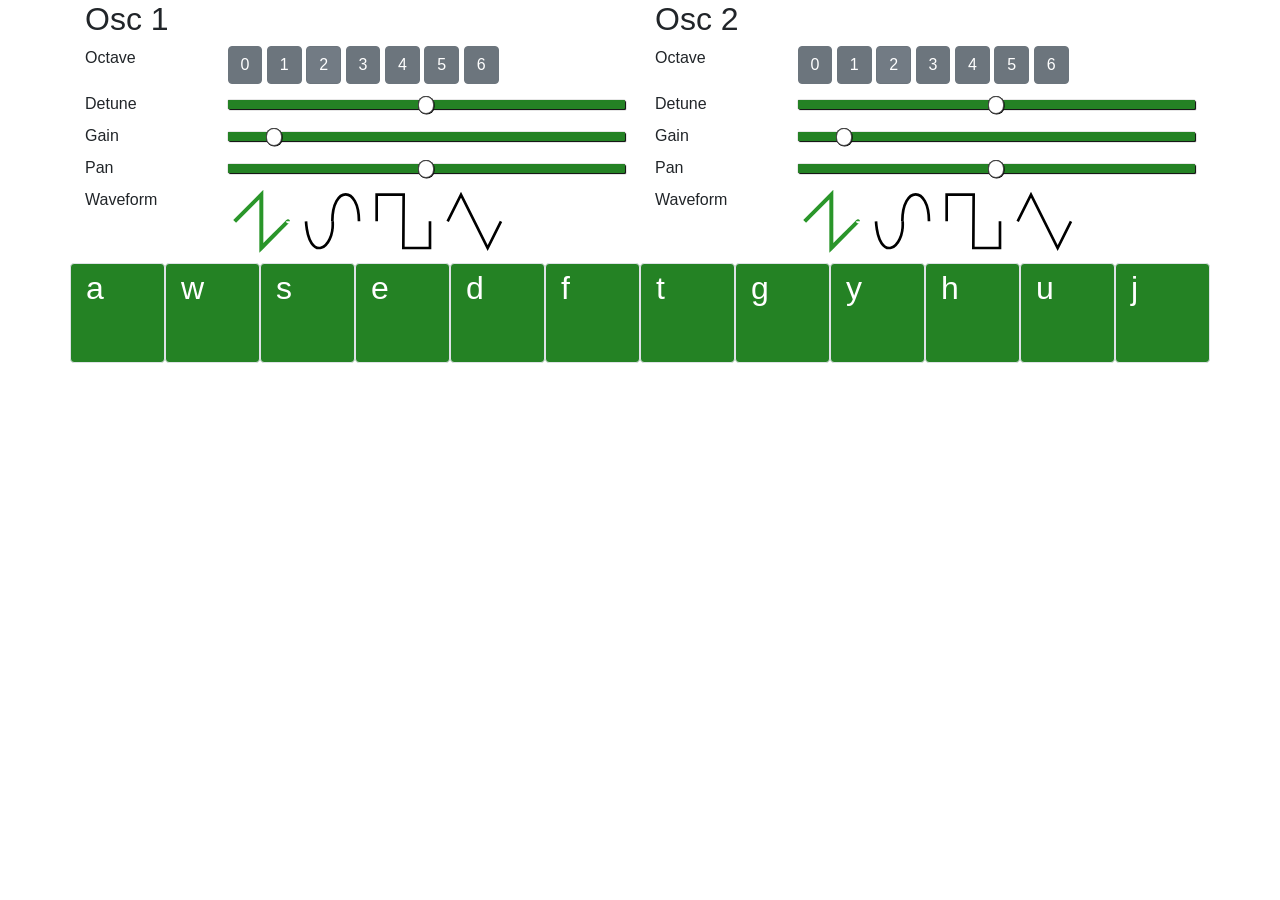
<file: index.html>
<!DOCTYPE HTML>
<html>
	<head>
		<meta http-equiv="content-type" content="text/html; charset=utf-8" />
		<link rel="stylesheet" href="https://maxcdn.bootstrapcdn.com/bootstrap/4.0.0-beta/css/bootstrap.min.css" integrity="sha384-/Y6pD6FV/Vv2HJnA6t+vslU6fwYXjCFtcEpHbNJ0lyAFsXTsjBbfaDjzALeQsN6M" crossorigin="anonymous">
		<link rel="stylesheet" href="static/css/style.css" />
		<title>Synth</title>
	</head>
	<body>
		<div class="container" id="synth">
			<div class="row">
				<div class="col-6 container" id="osc-1">
					<div class="row">
						<h2 class="col">Osc 1</h2>
					</div>
					<div class="row">
						<div class="col-3">
							<label for="osc-1-octavebuttons">Octave</label>
						</div>
						<div class="col-9">
							<div class="" role="group" aria-label="octave">
								<input name="osc-1-octave"
									type="radio" value="-2" id="osc-1-octave-0"
								>
								</input>
								<label for="osc-1-octave-0" class="btn btn-secondary rounded octave">
									0
								</label>
								<input name="osc-1-octave"
									type="radio" value="-1" id="osc-1-octave-1"
								>
								</input>
								<label for="osc-1-octave-1" class="btn btn-secondary rounded octave">
									1
								</label>
								<input name="osc-1-octave"
									type="radio" value="0" id="osc-1-octave-2" checked
								>
								</input>
								<label for="osc-1-octave-2" class="btn btn-secondary rounded octave">
									2
								</label>
								<input name="osc-1-octave"
									type="radio" value="1" id="osc-1-octave-3"
								>
								</input>
								<label for="osc-1-octave-3" class="btn btn-secondary rounded octave">
									3
								</label>
								<input name="osc-1-octave"
									type="radio" value="2" id="osc-1-octave-4"
								>
								</input>
								<label for="osc-1-octave-4" class="btn btn-secondary rounded octave">
									4
								</label>
								<input name="osc-1-octave"
									type="radio" value="3" id="osc-1-octave-5"
								>
								</input>
								<label for="osc-1-octave-5" class="btn btn-secondary rounded octave">
									5
								</label>
								<input name="osc-1-octave"
									type="radio" value="4" id="osc-1-octave-6"
								>
								</input>
								<label for="osc-1-octave-6" class="btn btn-secondary rounded octave">
									6
								</label>
							</div>
						</div>
					</div>
					<div class="row">
						<div class="col-3">
							<label for="osc-1-detune">Detune</label>
						</div>
						<div class="col-9">
							<input type="range"
								class="fader"
								value="0"
								max="20"
								min="-20"
								id="osc-1-detune"
							/>
						</div>
					</div>
					<div class="row">
						<div class="col-3">
							<label for="osc-1-gain">Gain</label>
						</div>
						<div class="col-9">
							<input type="range"
								class="fader"
								max="100"
								min="0"
								value="10"
								id="osc-1-gain"
							/>
						</div>
					</div>
					<div class="row">
						<div class="col-3">
							<label for="osc-1-pan">Pan</label>
						</div>
						<div class="col-9">
							<input type="range"
								class="fader"
								value="0"
								max="100"
								min="-100"
								id="osc-1-pan"
							/>
						</div>
					</div>
					<div class="row">
						<div class="col-3">
							<label for="osc-1-waveform">Waveform</label>
						</div>
						<div class="col-9">
							<div class="waves">
								<input name="osc-1-waveform"
									id="osc-1-saw" type="radio" value="sawtooth"
									checked
								>
								</input>
								<label for="osc-1-saw">
									<svg xmlns="http://www.w3.org/2000/svg"
										width="0.694444in" height="0.694444in"
										viewBox="0 0 50 50">
										<path id="Unnamed"
											fill="none" stroke="black" stroke-width="2"
											d="M 5.00,25.00
												C 5.00,25.00 25.00,5.00 25.00,5.00
												25.00,5.00 25.00,45.00 25.00,45.00
												25.00,45.00 45.00,24.75 45.00,25.00" />
									</svg>
								</label>
								<input
									name="osc-1-waveform"
									type="radio"
									value="sine"
									id="osc-1-sin"
								>
								</input>
								<label for="osc-1-sin">
									<svg xmlns="http://www.w3.org/2000/svg"
										 width="0.694444in" height="0.694444in"
										 viewBox="0 0 50 50">
										<path id="Unnamed"
											fill="none" stroke="black" stroke-width="2"
											d="M 5.25,25.00
												C 7.38,56.80 26.61,45.99 25.25,25.00M 25.00,25.00
												C 25.00,-2.00 45.00,-2.00 45.00,25.00" />
									</svg>
								</label>
								<input
									name="osc-1-waveform"
									type="radio"
									value="square"
									id="osc-1-square"
								>
								</input>
								<label for="osc-1-square">
									<svg xmlns="http://www.w3.org/2000/svg"
										width="0.694444in" height="0.694444in"
										viewBox="0 0 50 50">
										<path id="Unnamed"
											fill="none" stroke="black" stroke-width="2"
											d="M 5.00,25.00
												C 5.00,25.00 5.00,5.00 5.00,5.00
												5.00,5.00 25.25,5.00 25.25,5.00
												25.25,5.00 25.00,45.00 25.00,45.00
												25.00,45.00 45.00,45.00 45.00,45.00
												45.00,45.00 45.00,25.00 45.00,25.00" />
									</svg>
								</label>
								<input
									name="osc-1-waveform"
									type="radio"
									value="triangle"
									id="osc-1-triangle"
								>
								</input>
								<label for="osc-1-triangle">
									<svg xmlns="http://www.w3.org/2000/svg"
										width="0.694444in" height="0.694444in"
										viewBox="0 0 50 50">
										<path id="Unnamed"
											fill="none" stroke="black" stroke-width="2"
											d="M 5.00,25.00
												C 5.00,25.00 15.00,5.00 15.00,5.00
												15.00,5.00 35.00,45.00 35.00,45.00
												35.00,45.00 45.00,25.00 45.00,25.00" />
									</svg>
								</label>
							</div>
						</div>
					</div>
				</div>
				<div class="col-6 container" id="osc-2">
					<div class="row">
						<div class="col">
							<h2>Osc 2</h2>
						</div>
					</div>
					<div class="row">
						<div class="col-3">
							<label for="osc-2-octavebuttons">Octave</label>
						</div>
						<div class="col-9">
							<div class="" role="group" aria-label="octave">
								<input name="osc-2-octave"
									type="radio" value="-2" id="osc-2-octave-0"
								>
								</input>
								<label for="osc-2-octave-0" class="btn btn-secondary rounded octave">
									0
								</label>
								<input name="osc-2-octave"
									type="radio" value="-1" id="osc-2-octave-1"
								>
								</input>
								<label for="osc-2-octave-1" class="btn btn-secondary rounded octave">
									1
								</label>
								<input name="osc-2-octave"
									type="radio" value="0" id="osc-2-octave-2" checked
								>
								</input>
								<label for="osc-2-octave-2" class="btn btn-secondary rounded octave">
									2
								</label>
								<input name="osc-2-octave"
									type="radio" value="1" id="osc-2-octave-3"
								>
								</input>
								<label for="osc-2-octave-3" class="btn btn-secondary rounded octave">
									3
								</label>
								<input name="osc-2-octave"
									type="radio" value="2" id="osc-2-octave-4"
								>
								</input>
								<label for="osc-2-octave-4" class="btn btn-secondary rounded octave">
									4
								</label>
								<input name="osc-2-octave"
									type="radio" value="3" id="osc-2-octave-5"
								>
								</input>
								<label for="osc-2-octave-5" class="btn btn-secondary rounded octave">
									5
								</label>
								<input name="osc-2-octave"
									type="radio" value="4" id="osc-2-octave-6"
								>
								</input>
								<label for="osc-2-octave-6" class="btn btn-secondary rounded octave">
									6
								</label>
							</div>
						</div>
					</div>
					<div class="row">
						<div class="col-3">
							<label for="osc-2-detune">Detune</label>
						</div>
						<div class="col-9">
							<input type="range"
								class="fader"
								value="0"
								max="20"
								min="-20"
								id="osc-2-detune"
							/>
						</div>
					</div>
					<div class="row">
						<div class="col-3">
							<label for="osc-2-gain">Gain</label>
						</div>
						<div class="col-9">
							<input type="range"
								class="fader"
								max="100"
								min="0"
								value="10"
								id="osc-2-gain"
							/>
						</div>
					</div>
					<div class="row">
						<div class="col-3">
							<label for="osc-2-pan">Pan</label>
						</div>
						<div class="col-9">
							<input type="range"
								class="fader"
								value="0"
								max="100"
								min="-100"
								id="osc-2-pan"
							/>
						</div>
					</div>
					<div class="row">
						<div class="col-3">
							<label for="osc-2-waveform">Waveform</label>
						</div>
						<div class="col-9">
							<div class="waves">
								<input name="osc-2-waveform"
									id="osc-2-saw" type="radio" value="sawtooth"
									checked
								>
								</input>
								<label for="osc-2-saw">
									<svg xmlns="http://www.w3.org/2000/svg"
										width="0.694444in" height="0.694444in"
										viewBox="0 0 50 50">
										<path id="Unnamed"
											fill="none" stroke="black" stroke-width="2"
											d="M 5.00,25.00
												C 5.00,25.00 25.00,5.00 25.00,5.00
												25.00,5.00 25.00,45.00 25.00,45.00
												25.00,45.00 45.00,24.75 45.00,25.00" />
									</svg>
								</label>
								<input
									name="osc-2-waveform"
									type="radio"
									value="sine"
									id="osc-2-sin"
								>
								</input>
								<label for="osc-2-sin">
									<svg xmlns="http://www.w3.org/2000/svg"
										 width="0.694444in" height="0.694444in"
										 viewBox="0 0 50 50">
										<path id="Unnamed"
											fill="none" stroke="black" stroke-width="2"
											d="M 5.25,25.00
												C 7.38,56.80 26.61,45.99 25.25,25.00M 25.00,25.00
												C 25.00,-2.00 45.00,-2.00 45.00,25.00" />
									</svg>
								</label>
								<input
									name="osc-2-waveform"
									type="radio"
									value="square"
									id="osc-2-square"
								>
								</input>
								<label for="osc-2-square">
									<svg xmlns="http://www.w3.org/2000/svg"
										width="0.694444in" height="0.694444in"
										viewBox="0 0 50 50">
										<path id="Unnamed"
											fill="none" stroke="black" stroke-width="2"
											d="M 5.00,25.00
												C 5.00,25.00 5.00,5.00 5.00,5.00
												5.00,5.00 25.25,5.00 25.25,5.00
												25.25,5.00 25.00,45.00 25.00,45.00
												25.00,45.00 45.00,45.00 45.00,45.00
												45.00,45.00 45.00,25.00 45.00,25.00" />
									</svg>
								</label>
								<input
									name="osc-2-waveform"
									type="radio"
									value="triangle"
									id="osc-2-triangle"
								>
								</input>
								<label for="osc-2-triangle">
									<svg xmlns="http://www.w3.org/2000/svg"
										width="0.694444in" height="0.694444in"
										viewBox="0 0 50 50">
										<path id="Unnamed"
											fill="none" stroke="black" stroke-width="2"
											d="M 5.00,25.00
												C 5.00,25.00 15.00,5.00 15.00,5.00
												15.00,5.00 35.00,45.00 35.00,45.00
												35.00,45.00 45.00,25.00 45.00,25.00" />
									</svg>
								</label>
							</div>
						</div>
					</div>
				</div>
			</div>
			<div class="row">
				<div class="col-1 rounded border note" id="key-a" >a</div>
				<div class="col-1 rounded border note" id="key-w">w</div>
				<div class="col-1 rounded border note" id="key-s">s</div>
				<div class="col-1 rounded border note" id="key-e">e</div>
				<div class="col-1 rounded border note" id="key-d">d</div>
				<div class="col-1 rounded border note" id="key-f">f</div>
				<div class="col-1 rounded border note" id="key-t">t</div>
				<div class="col-1 rounded border note" id="key-g">g</div>
				<div class="col-1 rounded border note" id="key-y">y</div>
				<div class="col-1 rounded border note" id="key-h">h</div>
				<div class="col-1 rounded border note" id="key-u">u</div>
				<div class="col-1 rounded border note" id="key-j">j</div>
			</div>
		</div>
		<script
			type="text/javascript"
			charset="utf-8"
			src="/bundle.js"
		></script>
	</body>
</html>
</file>
<file: static/css/style.css>
input[type=range] {
  width: 100%;
  -webkit-appearance: none;
  margin: 0;
}

input[type=range]:focus {
  outline: none;
}

input[type=range]::-webkit-slider-runnable-track {
  width: 100%;
  height: 9.8px;
  cursor: pointer;
  box-shadow: 1px 1px 1px #000000, 0px 0px 1px #0d0d0d;
  background: #248224;
  border-radius: 1.1px;
  border: 0px solid #000101;
}

input[type=range]::-webkit-slider-thumb {
  box-shadow: 0.6px 0.6px 0.4px #000000, 0px 0px 0.6px #0d0d0d;
  border: 1.3px solid rgba(0, 0, 0, 0.7);
  height: 18px;
  width: 16px;
  border-radius: 41px;
  background: #ffffff;
  cursor: pointer;
  -webkit-appearance: none;
  margin-top: -4.1px;
}

input[type=range]:focus::-webkit-slider-runnable-track {
  background: #2a962a;
}

input[type=range]::-moz-range-track {
  width: 100%;
  height: 9.8px;
  cursor: pointer;
  box-shadow: 1px 1px 1px #000000, 0px 0px 1px #0d0d0d;
  background: #248224;
  border-radius: 1.1px;
  border: 0px solid #000101;
}

input[type=range]::-moz-range-thumb {
  box-shadow: 0.6px 0.6px 0.4px #000000, 0px 0px 0.6px #0d0d0d;
  border: 1.3px solid rgba(0, 0, 0, 0.7);
  height: 18px;
  width: 16px;
  border-radius: 41px;
  background: #ffffff;
  cursor: pointer;
}

input[type=range]::-ms-track {
  width: 100%;
  height: 9.8px;
  cursor: pointer;
  background: transparent;
  border-color: transparent;
  color: transparent;
}

input[type=range]::-ms-fill-lower {
  background: #1e6e1e;
  border: 0px solid #000101;
  border-radius: 2.2px;
  box-shadow: 1px 1px 1px #000000, 0px 0px 1px #0d0d0d;
}

input[type=range]::-ms-fill-upper {
  background: #248224;
  border: 0px solid #000101;
  border-radius: 2.2px;
  box-shadow: 1px 1px 1px #000000, 0px 0px 1px #0d0d0d;
}

input[type=range]::-ms-thumb {
  box-shadow: 0.6px 0.6px 0.4px #000000, 0px 0px 0.6px #0d0d0d;
  border: 1.3px solid rgba(0, 0, 0, 0.7);
  height: 18px;
  width: 16px;
  border-radius: 41px;
  background: #ffffff;
  cursor: pointer;
  height: 9.8px;
}

input[type=range]:focus::-ms-fill-lower {
  background: #248224;
}

input[type=range]:focus::-ms-fill-upper {
  background: #2a962a;
}

input[type=radio] {
    display: none;
}

input[type=radio]:checked + label svg path {
    stroke: #2a962a;
	stroke-width: 3px;
}

input[type=radio]:checked + label.octave {
	background-color: #727b84;
	background-image: none;
	border-color: #6c757d;
}

.waves {
	padding: auto;
}

.note {
	height: 100px;
	background: #248224;
	color: #ffffff;
	cursor: pointer;
	font-size: xx-large;
}

div.note:hover{
	background: #488224;
}
</file>
